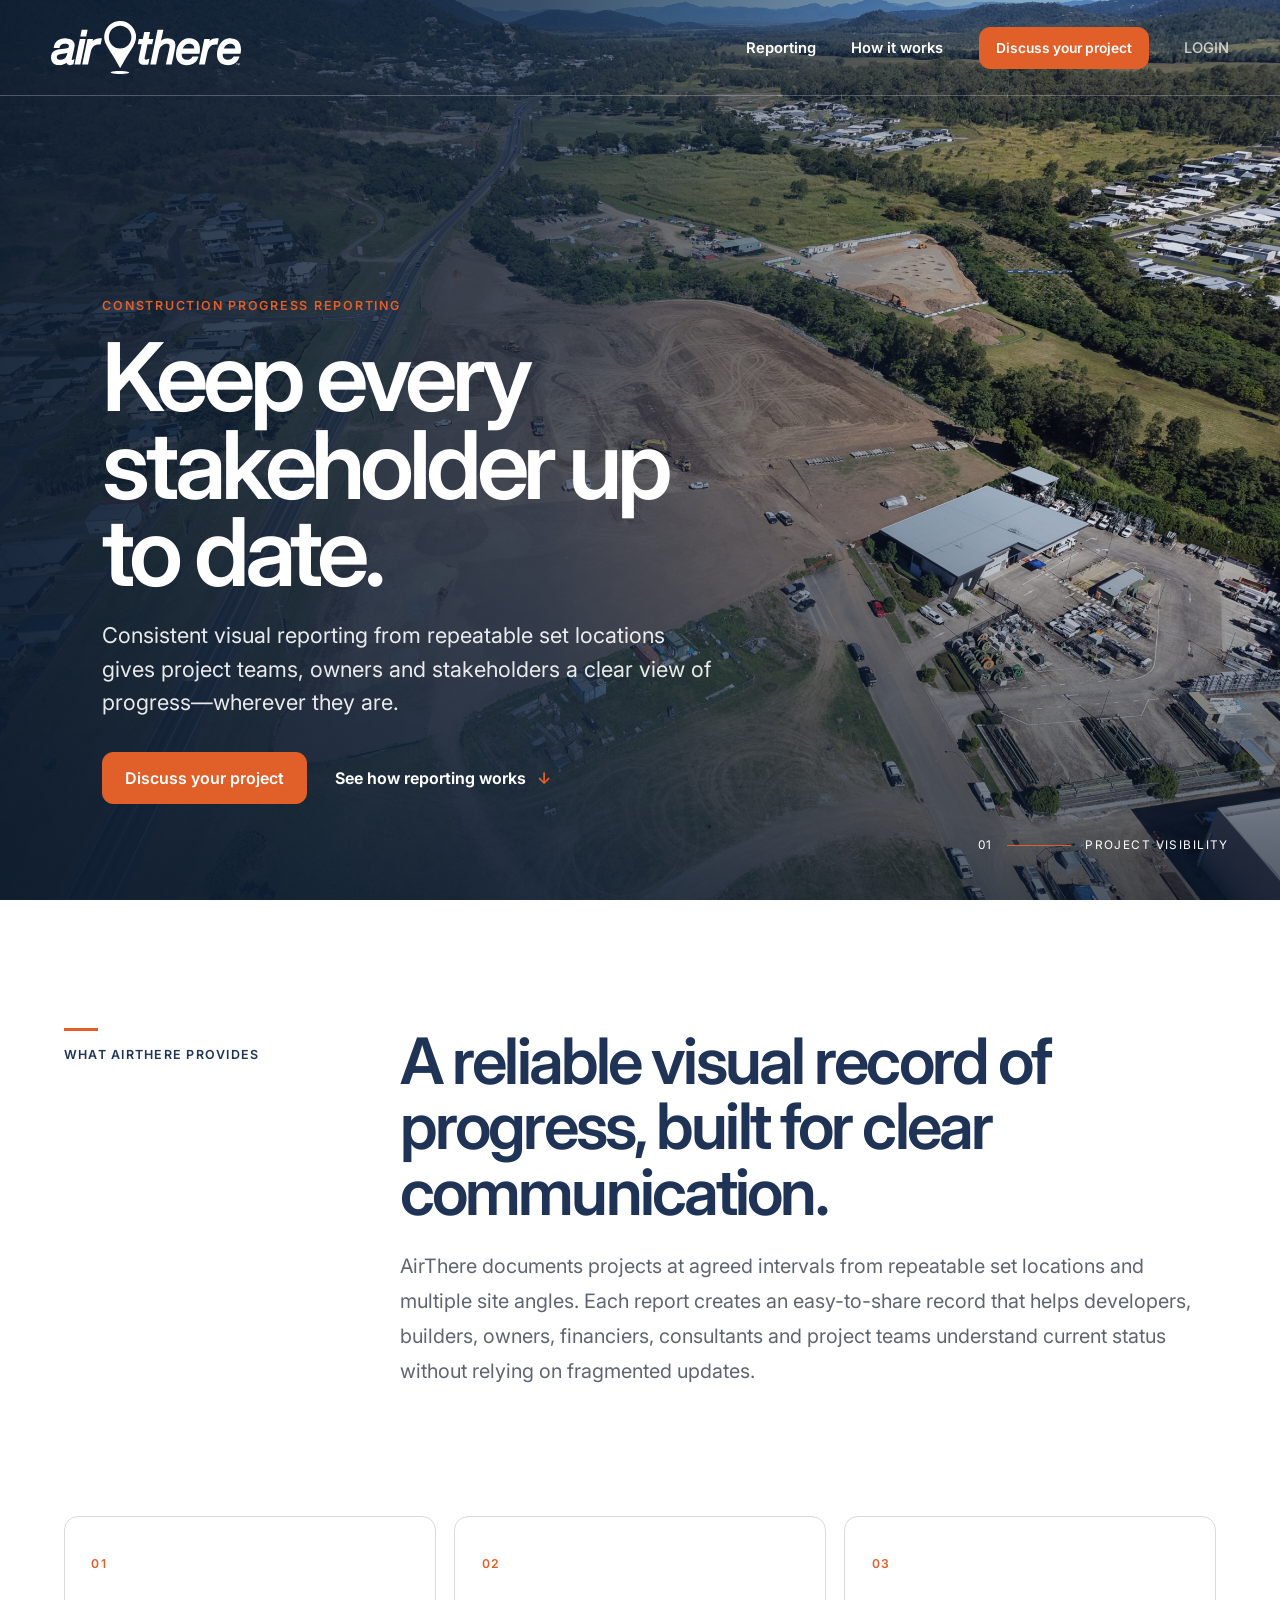
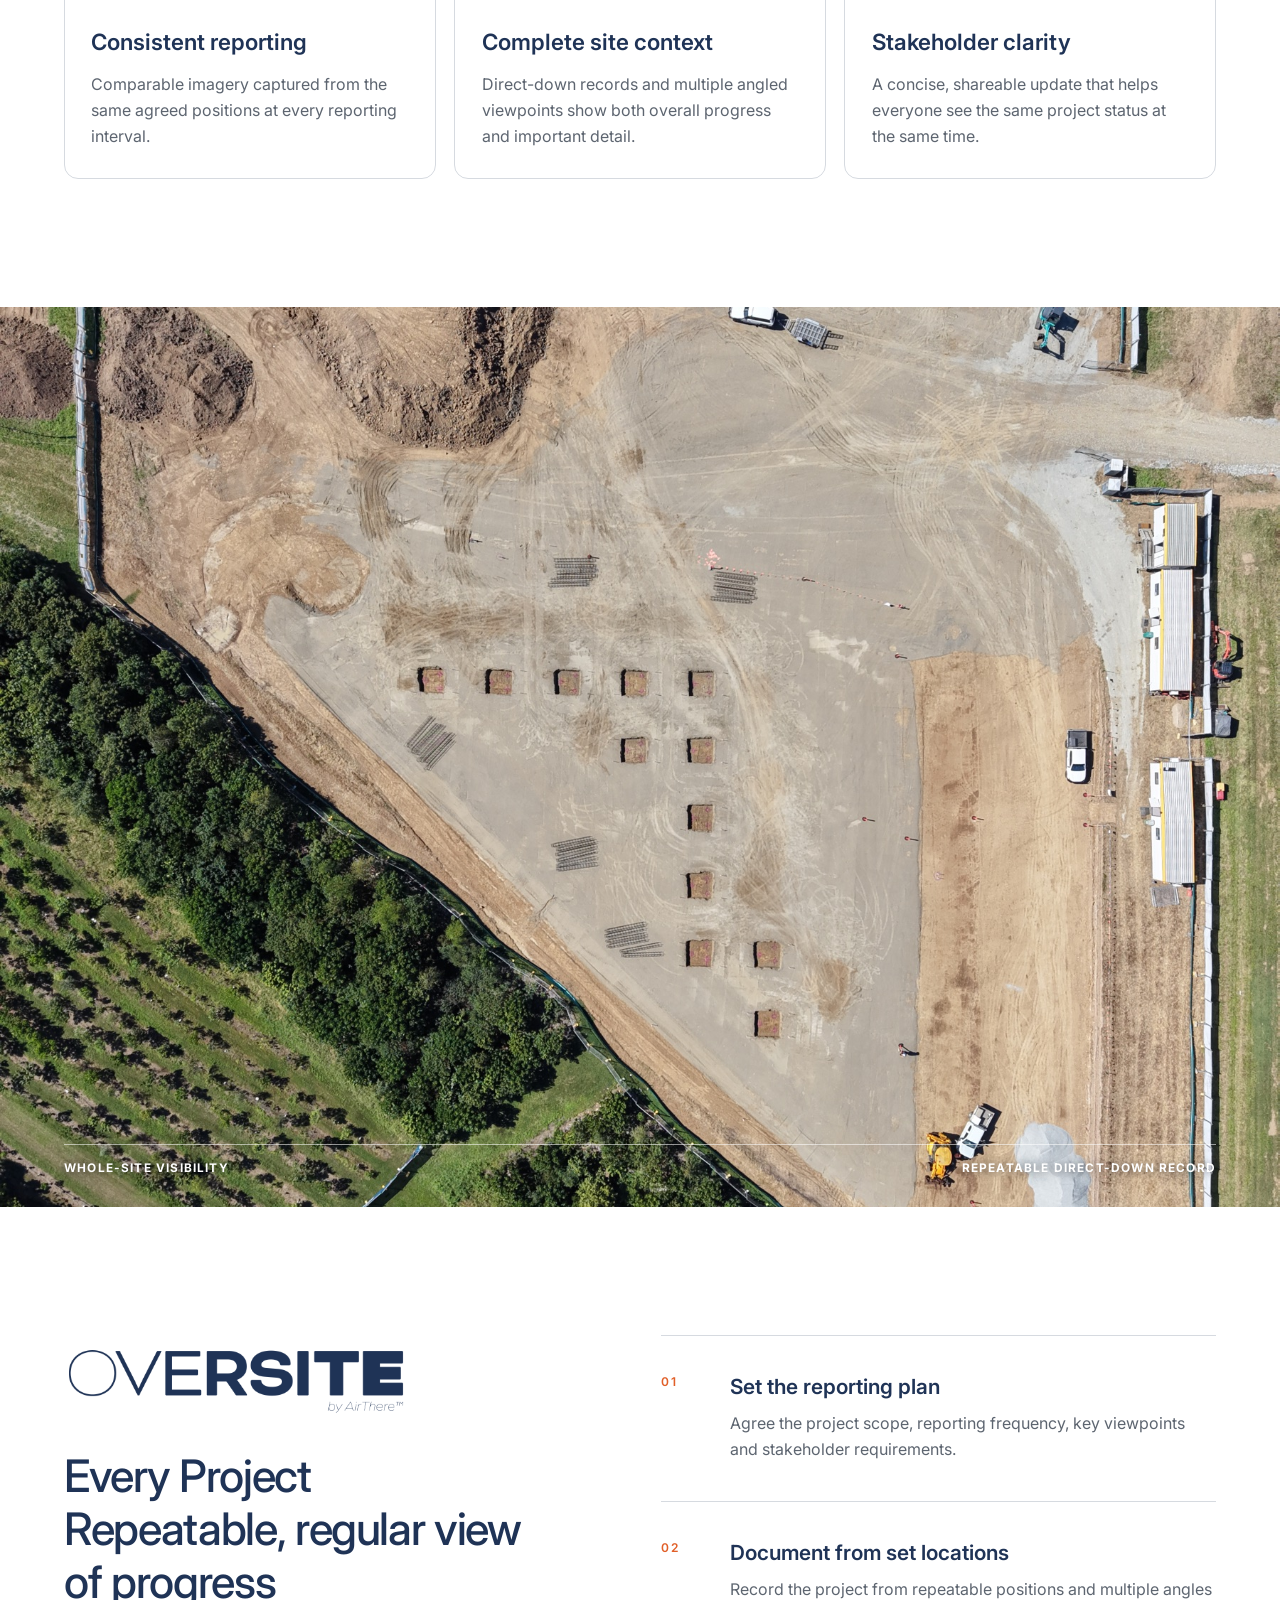
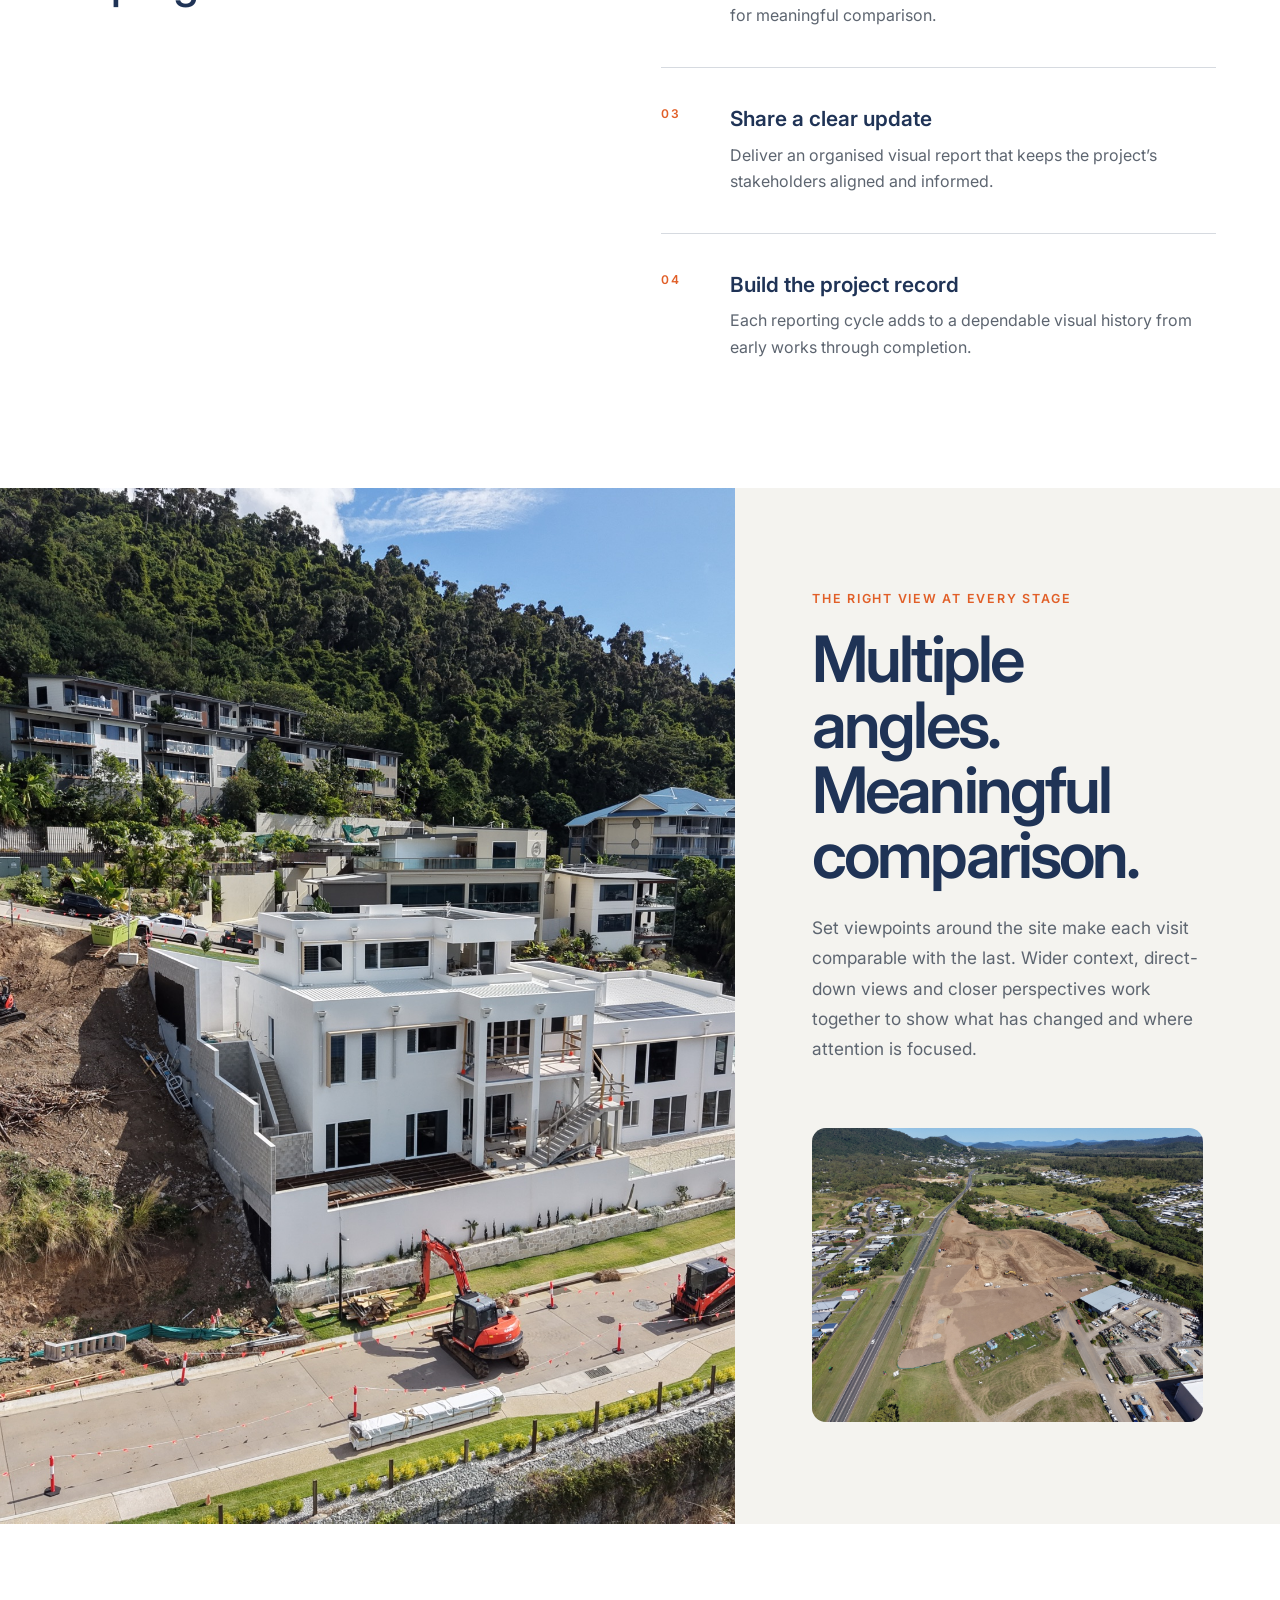
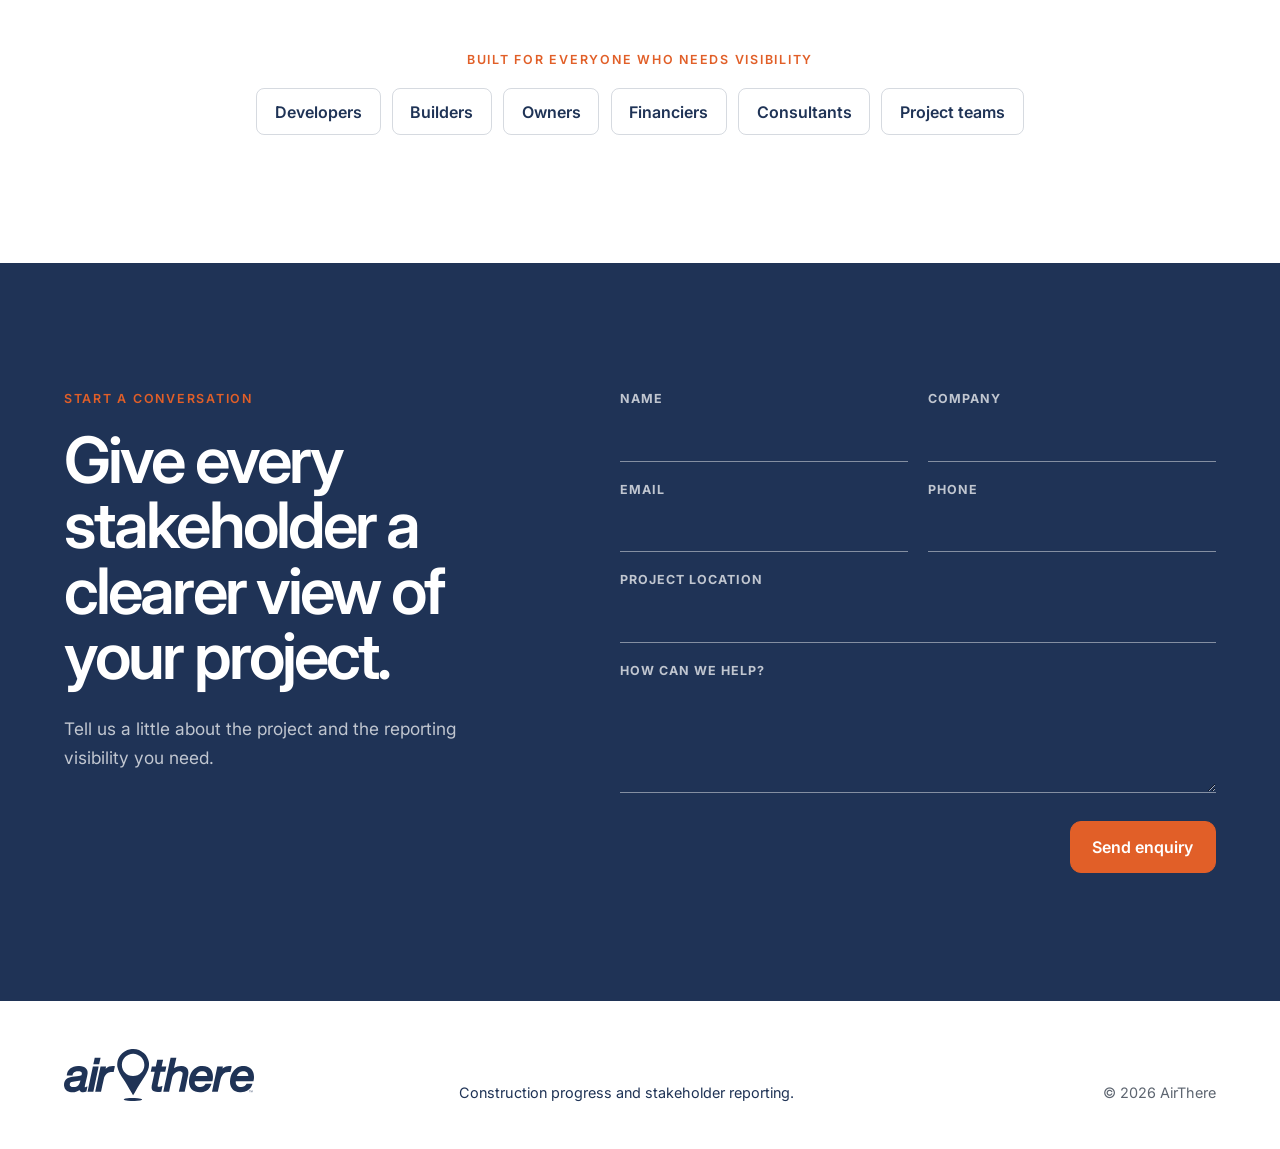
<file: index.html>
<!doctype html>
<html lang="en-AU">
  <head>
    <meta charset="UTF-8" />
    <meta name="viewport" content="width=device-width, initial-scale=1" />
    <meta name="description" content="Consistent visual project reporting that keeps every stakeholder up to date." />
    <meta name="theme-color" content="#1f3356" />
    <title>AirThere — Construction Project Progress Reporting</title>
    <link rel="canonical" href="https://airthere.com.au/" />
    <link rel="preconnect" href="https://fonts.googleapis.com" />
    <link rel="preconnect" href="https://fonts.gstatic.com" crossorigin />
    <link rel="stylesheet" href="https://fonts.googleapis.com/css2?family=Inter:wght@400;500;600;700;800&display=swap" />
    <link rel="icon" href="/assets/airthere-logo.svg" type="image/svg+xml" />
    <link rel="stylesheet" href="/styles.css" />
    <script src="/script.js" defer></script>
  </head>
  <body class="public-body">
    <a class="skip-link" href="#main">Skip to content</a>

    <header class="site-header">
      <a class="brand" href="#top" aria-label="AirThere home">
        <img src="/assets/airthere-logo.svg" alt="AirThere" />
      </a>
      <nav class="primary-nav" aria-label="Primary navigation">
        <a href="#reporting">Reporting</a>
        <a href="#how-it-works">How it works</a>
        <a class="button button-small" href="#contact">Discuss your project</a>
        <a class="nav-admin" href="/admin">LOGIN</a>
      </nav>
      <button class="menu-button" type="button" aria-expanded="false" aria-controls="mobile-nav">
        <span class="sr-only">Open navigation</span>
        <span></span><span></span>
      </button>
      <nav id="mobile-nav" class="mobile-nav" aria-label="Mobile navigation" hidden>
        <a href="#reporting">Reporting</a>
        <a href="#how-it-works">How it works</a>
        <a href="#contact">Discuss your project</a>
        <a class="nav-admin" href="/admin">LOGIN</a>
      </nav>
    </header>

    <main id="main">
      <section id="top" class="hero">
        <div class="hero-image" role="img" aria-label="Construction project shown from a consistent site-wide viewpoint"></div>
        <div class="hero-overlay"></div>
        <div class="hero-content">
          <p class="eyebrow">Construction progress reporting</p>
          <h1>Keep every stakeholder up to date.</h1>
          <p class="hero-copy">
            Consistent visual reporting from repeatable set locations gives project teams,
            owners and stakeholders a clear view of progress—wherever they are.
          </p>
          <div class="hero-actions">
            <a class="button" href="#contact">Discuss your project</a>
            <a class="text-link" href="#reporting">See how reporting works <span aria-hidden="true">↓</span></a>
          </div>
        </div>
        <div class="hero-index" aria-hidden="true">
          <span>01</span>
          <span class="line"></span>
          <span>Project visibility</span>
        </div>
      </section>

      <section class="intro section" id="reporting">
        <div class="section-label">
          <span>What AirThere provides</span>
        </div>
        <div class="intro-content">
          <h2>A reliable visual record of progress, built for clear communication.</h2>
          <p>
            AirThere documents projects at agreed intervals from repeatable set locations
            and multiple site angles. Each report creates an easy-to-share record that helps
            developers, builders, owners, financiers, consultants and project teams understand
            current status without relying on fragmented updates.
          </p>
        </div>
      </section>

      <section class="capabilities section">
        <article>
          <span class="number">01</span>
          <h3>Consistent reporting</h3>
          <p>Comparable imagery captured from the same agreed positions at every reporting interval.</p>
        </article>
        <article>
          <span class="number">02</span>
          <h3>Complete site context</h3>
          <p>Direct-down records and multiple angled viewpoints show both overall progress and important detail.</p>
        </article>
        <article>
          <span class="number">03</span>
          <h3>Stakeholder clarity</h3>
          <p>A concise, shareable update that helps everyone see the same project status at the same time.</p>
        </article>
      </section>

      <section class="feature-image section" aria-label="Site reporting example">
        <figure>
          <img src="/assets/site-direct-down.jpg" alt="Direct-down view documenting the layout and progress of a construction site" loading="lazy" />
          <figcaption>
            <span>Whole-site visibility</span>
            <span>Repeatable direct-down record</span>
          </figcaption>
        </figure>
      </section>

      <section class="process section" id="how-it-works">
        <div class="process-heading">
          <img
            class="oversite-mark"
            src="/assets/oversite-logo.png"
            alt="OVERSITE by AirThere"
            width="2000"
            height="500"
          />
          <h2>Every Project<br />Repeatable, regular view of progress</h2>
        </div>
        <ol>
          <li>
            <span>01</span>
            <div>
              <h3>Set the reporting plan</h3>
              <p>Agree the project scope, reporting frequency, key viewpoints and stakeholder requirements.</p>
            </div>
          </li>
          <li>
            <span>02</span>
            <div>
              <h3>Document from set locations</h3>
              <p>Record the project from repeatable positions and multiple angles for meaningful comparison.</p>
            </div>
          </li>
          <li>
            <span>03</span>
            <div>
              <h3>Share a clear update</h3>
              <p>Deliver an organised visual report that keeps the project’s stakeholders aligned and informed.</p>
            </div>
          </li>
          <li>
            <span>04</span>
            <div>
              <h3>Build the project record</h3>
              <p>Each reporting cycle adds to a dependable visual history from early works through completion.</p>
            </div>
          </li>
        </ol>
      </section>

      <section class="perspectives section">
        <figure class="perspective-large">
          <img src="/assets/site-angled-close.jpg" alt="Angled construction progress view showing the building and surrounding works" loading="lazy" />
        </figure>
        <div class="perspective-copy">
          <p class="eyebrow">The right view at every stage</p>
          <h2>Multiple angles. Meaningful comparison.</h2>
          <p>
            Set viewpoints around the site make each visit comparable with the last.
            Wider context, direct-down views and closer perspectives work together to
            show what has changed and where attention is focused.
          </p>
          <figure>
            <img src="/assets/site-angled-wide.jpg" alt="Wide angled view showing the full extent of a construction project and surrounding area" loading="lazy" />
          </figure>
        </div>
      </section>

      <section class="audience section">
        <p class="eyebrow">Built for everyone who needs visibility</p>
        <div class="audience-list" aria-label="AirThere stakeholders">
          <span>Developers</span>
          <span>Builders</span>
          <span>Owners</span>
          <span>Financiers</span>
          <span>Consultants</span>
          <span>Project teams</span>
        </div>
      </section>

      <section class="contact section" id="contact">
        <div class="contact-copy">
          <p class="eyebrow">Start a conversation</p>
          <h2>Give every stakeholder a clearer view of your project.</h2>
          <p>Tell us a little about the project and the reporting visibility you need.</p>
        </div>
        <form id="contact-form" novalidate>
          <input
            class="honeypot"
            type="text"
            name="website"
            tabindex="-1"
            autocomplete="off"
            aria-hidden="true"
          />
          <div class="field-row">
            <label>
              <span>Name</span>
              <input type="text" name="name" autocomplete="name" required />
            </label>
            <label>
              <span>Company</span>
              <input type="text" name="company" autocomplete="organization" />
            </label>
          </div>
          <div class="field-row">
            <label>
              <span>Email</span>
              <input type="email" name="email" autocomplete="email" required />
            </label>
            <label>
              <span>Phone</span>
              <input type="tel" name="phone" autocomplete="tel" />
            </label>
          </div>
          <label>
            <span>Project location</span>
            <input type="text" name="location" autocomplete="address-level2" />
          </label>
          <label>
            <span>How can we help?</span>
            <textarea name="message" rows="4" required></textarea>
          </label>
          <div class="form-footer">
            <p id="form-status" role="status" aria-live="polite"></p>
            <button class="button" type="submit">Send enquiry</button>
          </div>
        </form>
      </section>
    </main>

    <footer>
      <a class="brand footer-brand" href="#top" aria-label="AirThere home">
        <img src="/assets/airthere-logo.svg" alt="AirThere" />
      </a>
      <p>Construction progress and stakeholder reporting.</p>
      <p class="copyright">© <span id="year"></span> AirThere</p>
    </footer>
  </body>
</html>
</file>
<file: styles.css>
:root {
  --blue: #1f3356;
  --blue-dark: #14233d;
  --orange: #e15f28;
  --ink: #17202d;
  --muted: #5d6570;
  --paper: #f4f3ef;
  --white: #fff;
  --line: rgba(31, 51, 86, 0.18);
  --max: 1400px;
}

* { box-sizing: border-box; }
html { scroll-behavior: smooth; }
body {
  margin: 0;
  color: var(--ink);
  background: var(--white);
  font-family: Inter, "Helvetica Neue", Arial, sans-serif;
  -webkit-font-smoothing: antialiased;
}
img { display: block; width: 100%; }
a { color: inherit; text-decoration: none; }
button, input, textarea { font: inherit; }
.sr-only {
  position: absolute;
  width: 1px;
  height: 1px;
  padding: 0;
  margin: -1px;
  overflow: hidden;
  clip: rect(0, 0, 0, 0);
  white-space: nowrap;
  border: 0;
}
.skip-link {
  position: fixed;
  top: 0;
  left: 1rem;
  z-index: 100;
  padding: .8rem 1rem;
  background: var(--white);
  color: var(--blue);
  transform: translateY(-120%);
}
.skip-link:focus { transform: translateY(0); }

.site-header {
  position: absolute;
  z-index: 10;
  top: 0;
  left: 0;
  right: 0;
  display: flex;
  align-items: center;
  justify-content: space-between;
  height: 96px;
  padding: 0 clamp(1.25rem, 4vw, 4.5rem);
  border-bottom: 1px solid rgba(255, 255, 255, .25);
}
.brand { width: 190px; }
.brand img { filter: brightness(0) invert(1); }
.site-header nav:not(.mobile-nav) {
  display: flex;
  align-items: center;
  gap: 2.2rem;
  color: var(--white);
  font-size: .92rem;
  font-weight: 600;
}
.site-header nav:not(.mobile-nav) a:not(.button) { position: relative; }
.site-header nav:not(.mobile-nav) a:not(.button)::after {
  content: "";
  position: absolute;
  left: 0;
  right: 100%;
  bottom: -.45rem;
  height: 2px;
  background: var(--orange);
  transition: right .25s ease;
}
.site-header nav:not(.mobile-nav) a:hover::after { right: 0; }
.menu-button, .mobile-nav { display: none; }
.mobile-nav {
  color: var(--white);
  font-size: .92rem;
  font-weight: 600;
}

.public-body {
  overflow-x: clip;
}
.public-body .skip-link {
  border-radius: 8px;
}
.public-body .site-header {
  gap: 1.5rem;
}
.public-body .primary-nav {
  margin-left: auto;
}
.public-body .nav-admin {
  opacity: 0.72;
  font-weight: 500;
}
.public-body .nav-admin:hover {
  opacity: 1;
}
.public-body .primary-nav a.nav-admin::after {
  display: none;
}
.public-body .button {
  border-radius: 11px;
  font-weight: 600;
}
.public-body .eyebrow,
.public-body .section-label,
.public-body .number,
.public-body .process li > span {
  font-weight: 600;
}
.public-body h1,
.public-body h2,
.public-body h3 {
  font-weight: 600;
}
.public-body .intro-content > p,
.public-body .hero-copy {
  font-weight: 400;
}
.public-body .capabilities {
  gap: 1.15rem;
}
.public-body .capabilities article {
  padding: 2.15rem 1.65rem 1.75rem;
  border: 1px solid var(--line);
  border-radius: 14px;
}
.public-body .capabilities article:last-child {
  border-right: 1px solid var(--line);
}
.public-body .oversite-mark {
  width: min(100%, 21.5rem);
  max-width: 100%;
  height: auto;
  margin: 0 0 1.85rem;
}
.public-body .process {
  gap: clamp(3.5rem, 8vw, 8rem);
}
.public-body .process h2 {
  margin-bottom: 0;
  font-size: clamp(1.85rem, 3.5vw, 3.2rem);
  font-weight: 500;
  line-height: 1.18;
  letter-spacing: -.03em;
}
.public-body .process li {
  padding: 2.4rem 0;
}
.public-body .process li:last-child {
  padding-bottom: 0;
}
.public-body .audience-list span {
  border-radius: 8px;
  font-weight: 600;
}
.public-body .perspective-copy img {
  border-radius: 14px;
}
.public-body .menu-button {
  border-radius: 8px;
}

.button {
  display: inline-flex;
  align-items: center;
  justify-content: center;
  min-height: 52px;
  padding: .9rem 1.35rem;
  border: 1px solid var(--orange);
  border-radius: 0;
  background: var(--orange);
  color: var(--white);
  font-weight: 700;
  cursor: pointer;
  transition: background .2s ease, border-color .2s ease, transform .2s ease;
}
.button:hover { background: #c94e1c; border-color: #c94e1c; transform: translateY(-1px); }
.button:focus-visible, a:focus-visible, input:focus-visible, textarea:focus-visible {
  outline: 3px solid rgba(225, 95, 40, .45);
  outline-offset: 3px;
}
.button-small { min-height: 42px; padding: .65rem 1rem; font-size: .86rem; }
.text-link { font-weight: 650; }
.text-link span { color: var(--orange); margin-left: .4rem; }

.hero {
  position: relative;
  min-height: min(920px, 100svh);
  display: flex;
  align-items: flex-end;
  overflow: hidden;
  color: var(--white);
}
.hero-image {
  position: absolute;
  inset: 0;
  background: url("assets/site-angled-wide.jpg") center 46% / cover no-repeat;
  transform: scale(1.02);
}
.hero-overlay {
  position: absolute;
  inset: 0;
  background:
    linear-gradient(90deg, rgba(13, 28, 48, .92) 0%, rgba(17, 35, 60, .72) 42%, rgba(17, 35, 60, .12) 80%),
    linear-gradient(0deg, rgba(8, 20, 34, .65), transparent 45%);
}
.hero-content {
  position: relative;
  z-index: 1;
  width: min(820px, 82vw);
  padding: 12rem clamp(1.25rem, 8vw, 8rem) clamp(6rem, 10vh, 8rem);
}
.eyebrow {
  margin: 0 0 1.3rem;
  color: var(--orange);
  font-size: .78rem;
  font-weight: 800;
  letter-spacing: .14em;
  text-transform: uppercase;
}
h1, h2, h3, p { margin-top: 0; }
h1 {
  margin-bottom: 1.5rem;
  font-size: clamp(3.2rem, 7.4vw, 7.4rem);
  line-height: .92;
  letter-spacing: -.055em;
  max-width: 840px;
}
.hero-copy {
  max-width: 650px;
  margin-bottom: 2rem;
  font-size: clamp(1.1rem, 1.7vw, 1.42rem);
  line-height: 1.55;
  color: rgba(255, 255, 255, .9);
}
.hero-actions { display: flex; align-items: center; gap: 1.8rem; }
.hero-index {
  position: absolute;
  right: clamp(1.25rem, 4vw, 4.5rem);
  bottom: 3rem;
  z-index: 1;
  display: flex;
  align-items: center;
  gap: .9rem;
  font-size: .74rem;
  text-transform: uppercase;
  letter-spacing: .12em;
}
.hero-index .line { width: 64px; height: 1px; background: var(--orange); }

.section {
  max-width: var(--max);
  margin: 0 auto;
  padding: clamp(5rem, 10vw, 9rem) clamp(1.25rem, 5vw, 5rem);
}
.intro {
  display: grid;
  grid-template-columns: minmax(180px, 1fr) 3fr;
  gap: 4rem;
}
.section-label {
  color: var(--blue);
  font-size: .78rem;
  font-weight: 800;
  letter-spacing: .1em;
  text-transform: uppercase;
}
.section-label::before {
  content: "";
  display: block;
  width: 34px;
  height: 3px;
  margin-bottom: 1rem;
  background: var(--orange);
}
.intro h2, .process h2, .perspectives h2, .contact h2 {
  margin-bottom: 1.6rem;
  color: var(--blue);
  font-size: clamp(2.5rem, 5vw, 5rem);
  line-height: 1.02;
  letter-spacing: -.045em;
}
.intro-content > p {
  max-width: 890px;
  margin-bottom: 0;
  color: var(--muted);
  font-size: clamp(1.05rem, 1.55vw, 1.3rem);
  line-height: 1.75;
}

.capabilities {
  display: grid;
  grid-template-columns: repeat(3, 1fr);
  padding-top: 0;
  gap: 0;
}
.capabilities article {
  padding: 2.2rem clamp(1.2rem, 3vw, 2.5rem) 1rem;
  border-top: 1px solid var(--line);
  border-right: 1px solid var(--line);
}
.capabilities article:last-child { border-right: 0; }
.number { color: var(--orange); font-weight: 800; font-size: .76rem; letter-spacing: .12em; }
.capabilities h3 { margin: 3.5rem 0 1rem; color: var(--blue); font-size: 1.4rem; }
.capabilities p { margin: 0; color: var(--muted); line-height: 1.65; }

.feature-image { max-width: none; padding: 0; }
.feature-image figure { margin: 0; position: relative; }
.feature-image img { height: min(76vw, 900px); object-fit: cover; }
.feature-image figcaption {
  position: absolute;
  left: clamp(1.25rem, 5vw, 5rem);
  right: clamp(1.25rem, 5vw, 5rem);
  bottom: 2rem;
  display: flex;
  justify-content: space-between;
  padding-top: 1rem;
  border-top: 1px solid rgba(255, 255, 255, .55);
  color: var(--white);
  text-transform: uppercase;
  letter-spacing: .1em;
  font-size: .74rem;
  font-weight: 700;
  text-shadow: 0 1px 8px rgba(0,0,0,.6);
}

.process {
  display: grid;
  grid-template-columns: 1fr 1.12fr;
  gap: clamp(4rem, 9vw, 9rem);
}
.process-heading { position: sticky; top: 4rem; align-self: start; }
.process ol { margin: 0; padding: 0; list-style: none; }
.process li {
  display: grid;
  grid-template-columns: 48px 1fr;
  gap: 1.3rem;
  padding: 2rem 0;
  border-top: 1px solid var(--line);
}
.process li > span { color: var(--orange); font-size: .75rem; font-weight: 800; letter-spacing: .1em; }
.process h3 { margin-bottom: .65rem; color: var(--blue); font-size: 1.3rem; }
.process li p { margin: 0; color: var(--muted); line-height: 1.65; }

.perspectives {
  max-width: none;
  display: grid;
  grid-template-columns: 1.35fr 1fr;
  padding: 0;
  background: var(--paper);
}
.perspectives figure { margin: 0; }
.perspective-large img { height: 100%; min-height: 800px; object-fit: cover; }
.perspective-copy { padding: clamp(4rem, 8vw, 8rem) clamp(1.5rem, 6vw, 6rem); }
.perspective-copy > p:not(.eyebrow) { color: var(--muted); line-height: 1.75; font-size: 1.08rem; }
.perspective-copy figure { margin-top: 4rem; }
.perspective-copy img { aspect-ratio: 4/3; object-fit: cover; }

.audience { text-align: center; }
.audience-list {
  display: flex;
  flex-wrap: wrap;
  justify-content: center;
  gap: .7rem;
}
.audience-list span {
  padding: .8rem 1.1rem;
  border: 1px solid var(--line);
  color: var(--blue);
  font-weight: 650;
}

.contact {
  max-width: none;
  display: grid;
  grid-template-columns: .85fr 1.15fr;
  gap: clamp(4rem, 9vw, 9rem);
  background: var(--blue);
  color: var(--white);
}
.contact-copy { padding-left: max(0px, calc((100vw - var(--max)) / 2)); }
.contact h2 { color: var(--white); }
.contact-copy > p:last-child { color: rgba(255,255,255,.72); line-height: 1.7; font-size: 1.08rem; }
form { max-width: 700px; }
.honeypot {
  position: absolute;
  left: -10000px;
  width: 1px;
  height: 1px;
  overflow: hidden;
}
.field-row { display: grid; grid-template-columns: 1fr 1fr; gap: 1.3rem; }
label { display: block; margin-bottom: 1.25rem; }
label > span {
  display: block;
  margin-bottom: .55rem;
  color: rgba(255,255,255,.72);
  font-size: .78rem;
  font-weight: 700;
  text-transform: uppercase;
  letter-spacing: .08em;
}
input, textarea {
  width: 100%;
  border: 0;
  border-bottom: 1px solid rgba(255,255,255,.45);
  border-radius: 0;
  padding: .8rem 0;
  background: transparent;
  color: var(--white);
  resize: vertical;
}
input:focus, textarea:focus { border-bottom-color: var(--orange); outline: 0; }
.form-footer { display: flex; align-items: center; justify-content: space-between; gap: 1rem; margin-top: 1.5rem; }
#form-status { margin: 0; color: rgba(255,255,255,.8); font-size: .9rem; }

footer {
  display: grid;
  grid-template-columns: 1fr 1fr 1fr;
  align-items: end;
  gap: 2rem;
  padding: 3rem clamp(1.25rem, 5vw, 5rem);
  color: var(--blue);
}
.footer-brand img { filter: none; }
footer p { margin: 0; font-size: .9rem; }
.copyright { text-align: right; color: var(--muted); }

.app-header {
  position: relative;
  background: var(--blue);
  border-bottom: 0;
}
.app-page {
  max-width: 820px;
  margin: 0 auto;
  padding: clamp(4rem, 8vw, 7rem) clamp(1.25rem, 5vw, 5rem) 5rem;
}
.app-page h1 {
  color: var(--blue);
  font-size: clamp(2.4rem, 5vw, 4.4rem);
  letter-spacing: -.045em;
  line-height: 1.02;
  margin-bottom: 1.2rem;
}
.app-copy {
  color: var(--muted);
  font-size: 1.08rem;
  line-height: 1.7;
  max-width: 38rem;
}

@media (max-width: 900px) {
  .site-header { height: 78px; }
  .brand { width: 155px; }
  .site-header > nav:not(.mobile-nav) { display: none; }
  .menu-button {
    display: grid;
    gap: 7px;
    width: 44px;
    height: 44px;
    place-content: center;
    border: 0;
    background: transparent;
    color: var(--white);
  }
  .menu-button span:not(.sr-only) { width: 24px; height: 2px; background: currentColor; }
  .mobile-nav {
    position: absolute;
    display: grid;
    top: 78px;
    left: 0;
    right: 0;
    gap: 0 !important;
    padding: 1rem 1.25rem 1.5rem;
    background: var(--blue-dark);
  }
  .mobile-nav[hidden] { display: none; }
  .mobile-nav a { padding: 1rem 0; border-bottom: 1px solid rgba(255,255,255,.15); }
  .public-body .oversite-mark { width: min(100%, 18.5rem); margin-bottom: 1.5rem; }
  .public-body .process h2 { font-size: clamp(1.7rem, 6vw, 2.4rem); }
  .hero-content { width: 100%; }
  .hero-index { display: none; }
  .intro, .process, .contact { grid-template-columns: 1fr; }
  .intro { gap: 2.5rem; }
  .capabilities { grid-template-columns: 1fr; }
  .capabilities article { border-right: 0; }
  .capabilities h3 { margin-top: 1.8rem; }
  .process-heading { position: static; }
  .perspectives { grid-template-columns: 1fr; }
  .perspective-large img { min-height: 520px; }
  .contact-copy { padding-left: 0; }
  footer { grid-template-columns: 1fr; align-items: start; }
  .copyright { text-align: left; }
}

@media (max-width: 600px) {
  .hero { min-height: 760px; }
  .hero-content { padding-top: 9rem; padding-bottom: 4.5rem; }
  h1 { font-size: clamp(3rem, 15vw, 4.5rem); }
  .hero-actions { align-items: flex-start; flex-direction: column; }
  .feature-image img { height: 72vh; }
  .feature-image figcaption { flex-direction: column; gap: .6rem; }
  .field-row { grid-template-columns: 1fr; gap: 0; }
  .form-footer { align-items: flex-start; flex-direction: column; }
  .form-footer .button { width: 100%; }
  .public-body .oversite-mark { width: min(100%, 16.5rem); }
  .public-body .capabilities article { padding: 1.7rem 1.25rem 1.4rem; }
  .public-body .process li { padding: 1.85rem 0; }
}

@media (prefers-reduced-motion: reduce) {
  html { scroll-behavior: auto; }
  *, *::before, *::after { transition-duration: .01ms !important; animation-duration: .01ms !important; }
}
</file>
